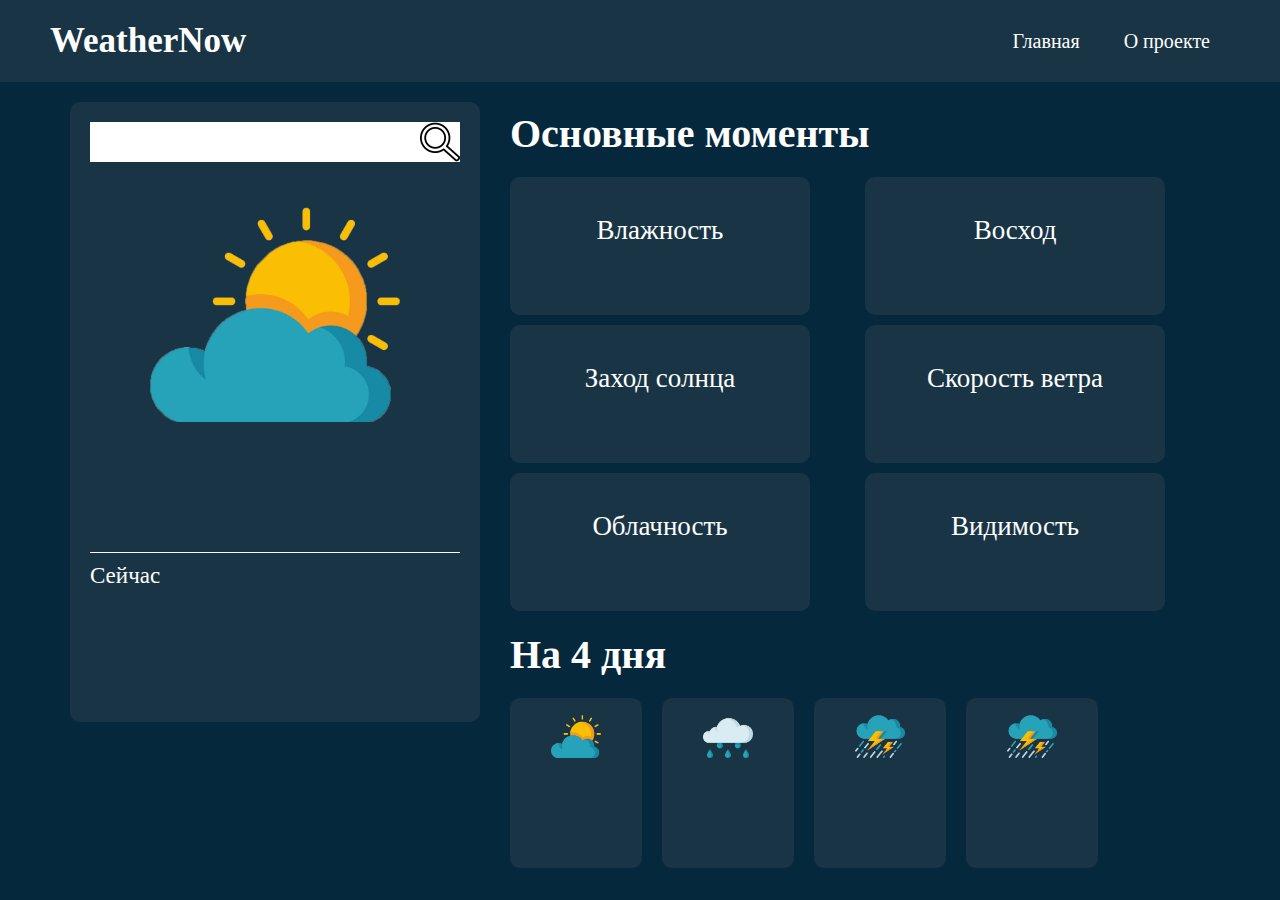
<file: index.html>
<!DOCTYPE html>
<html lang="ru">
<head>
    <meta charset="UTF-8">
    <meta name="viewport" content="width=device-width, initial-scale=1.0">
    <link rel="stylesheet" href="style.css">
    <link rel="shortcut icon" href="img/облачно.png" type="image/x-icon">
    <link rel="stylesheet" href="media.css">
    <title>Главная</title>
</head>
<body>
    <div class="header">
        <h1>WeatherNow</h1>
        <nav>
            <a href="index.html">Главная</a>
            <a href="about.html">О проекте</a>
        </nav>
    </div>
    <div class="main">
        <div class="location">
            <div class="up_weather">
                <div class="input">
                    <input type="search" id="input_search">
                    <img src="img/search.webp" alt="поиск" onclick="Get_weather()">
                </div>
                <p class="main_img"><img src="img/облачно.png" alt="значок" id="icon_main"></p>
                <h2 id="temperature"></h2>
                <p id="description"></p>
            </div>
            <div class="down_weather">
                <p>Сейчас</p>
                <p id="city_name"></p>
            </div>
        </div>
        <div class="hourly-forecast">
            <h2>Основные моменты</h2>
            <div class="moments">
                <div class="item">
                    <p class="name">Влажность</p>
                    <p class="value" id="humidity"></p>
                </div>
                <div class="item">
                    <p class="name">Восход</p>
                    <p class="value" id="sunrise"></p>
                </div>
                <div class="item">
                    <p class="name">Заход солнца</p>
                    <p class="value" id="sunset"></p>
                </div>
                <div class="item">
                    <p class="name">Скорость ветра</p>
                    <p class="value" id="speed"></p>
                </div>
                <div class="item">
                    <p class="name">Облачность</p>
                    <p class="value" id="clouds-all"></p>
                </div>
                <div class="item">
                    <p class="name">Видимость</p>
                    <p class="value" id="visibility"></p>
                </div>
            </div>
            <div class="on_week">
                <h2>На 4 дня</h2>
                <div class="days" id="days">
                    <div class="day">
                        <p class="date" id="date1"></p>
                        <p class="icon"><img src="img/облачно.png" alt="" id="icon1"></p>
                        <p class="temp" id="temp1"></p>
                    </div>
                    <div class="day">
                        <p class="date" id="date2"></p>
                        <p class="icon"><img src="img/дождливо.png" alt="" id="icon2"></p>
                        <p class="temp" id="temp2"></p>
                    </div>
                    <div class="day">
                        <p class="date" id="date3"></p>
                        <p class="icon"><img src="img/снег и гроза.png" alt="" id="icon3"></p>
                        <p class="temp" id="temp3"></p>
                    </div>
                    <div class="day">
                        <p class="date" id="date4"></p>
                        <p class="icon"><img src="img/снег и гроза.png" alt="" id="icon4"></p>
                        <p class="temp" id="temp4"></p>
                    </div>
                    <div class="day">
                        <p class="date" id="date5"></p>
                        <p class="icon"><img src="img/солнечно.png" alt="" id="icon5"></p>
                        <p class="temp" id="temp5"></p>
                    </div>
                    <div class="day">
                        <p class="date" id="date6"></p>
                        <p class="icon"><img src="img/облачно.png" alt="" id="icon6"></p>
                        <p class="temp" id="temp6"></p>
                    </div>
                    <div class="day">
                        <p class="date" id="date7"></p>
                        <p class="icon"><img src="img/дождливо.png" alt="" id="icon7"></p>
                        <p class="temp" id="temp7"></p>
                    </div>
                    <div class="day">
                        <p class="date" id="date8"></p>
                        <p class="icon"><img src="img/снег и гроза.png" alt="" id="icon8"></p>
                        <p class="temp" id="temp8"></p>
                    </div>
                    <div class="day">
                        <p class="date" id="date9"></p>
                        <p class="icon"><img src="img/снег и гроза.png" alt="" id="icon9"></p>
                        <p class="temp" id="temp9"></p>
                    </div>
                    <div class="day">
                        <p class="date" id="date10"></p>
                        <p class="icon"><img src="img/солнечно.png" alt="" id="icon10"></p>
                        <p class="temp" id="temp10"></p>
                    </div>
                    <div class="day">
                        <p class="date" id="date11"></p>
                        <p class="icon"><img src="img/облачно.png" alt="" id="icon11"></p>
                        <p class="temp" id="temp11"></p>
                    </div>
                    <div class="day">
                        <p class="date" id="date12"></p>
                        <p class="icon"><img src="img/дождливо.png" alt="" id="icon12"></p>
                        <p class="temp" id="temp12"></p>
                    </div>
                    <div class="day">
                        <p class="date" id="date13"></p>
                        <p class="icon"><img src="img/снег и гроза.png" alt="" id="icon13"></p>
                        <p class="temp" id="temp13"></p>
                    </div>
                    <div class="day">
                        <p class="date" id="date14"></p>
                        <p class="icon"><img src="img/снег и гроза.png" alt="" id="icon14"></p>
                        <p class="temp" id="temp14"></p>
                    </div>
                    <div class="day">
                        <p class="date" id="date15"></p>
                        <p class="icon"><img src="img/солнечно.png" alt="" id="icon15"></p>
                        <p class="temp" id="temp15"></p>
                    </div>
                    <div class="day">
                        <p class="date" id="date16"></p>
                        <p class="icon"><img src="img/облачно.png" alt="" id="icon16"></p>
                        <p class="temp" id="temp16"></p>
                    </div>
                    <div class="day">
                        <p class="date" id="date17"></p>
                        <p class="icon"><img src="img/дождливо.png" alt="" id="icon17"></p>
                        <p class="temp" id="temp17"></p>
                    </div>
                    <div class="day">
                        <p class="date" id="date18"></p>
                        <p class="icon"><img src="img/снег и гроза.png" alt="" id="icon18"></p>
                        <p class="temp" id="temp18"></p>
                    </div>
                    <div class="day">
                        <p class="date" id="date19"></p>
                        <p class="icon"><img src="img/снег и гроза.png" alt="" id="icon19"></p>
                        <p class="temp" id="temp19"></p>
                    </div>
                    <div class="day">
                        <p class="date" id="date20"></p>
                        <p class="icon"><img src="img/солнечно.png" alt="" id="icon20"></p>
                        <p class="temp" id="temp20"></p>
                    </div>
                    <div class="day">
                        <p class="date" id="date21"></p>
                        <p class="icon"><img src="img/облачно.png" alt="" id="icon21"></p>
                        <p class="temp" id="temp21"></p>
                    </div>
                    <div class="day">
                        <p class="date" id="date22"></p>
                        <p class="icon"><img src="img/дождливо.png" alt="" id="icon22"></p>
                        <p class="temp" id="temp22"></p>
                    </div>
                    <div class="day">
                        <p class="date" id="date23"></p>
                        <p class="icon"><img src="img/снег и гроза.png" alt="" id="icon23"></p>
                        <p class="temp" id="temp23"></p>
                    </div>
                    <div class="day">
                        <p class="date" id="date24"></p>
                        <p class="icon"><img src="img/снег и гроза.png" alt="" id="icon24"></p>
                        <p class="temp" id="temp24"></p>
                    </div>
                    <div class="day">
                        <p class="date" id="date25"></p>
                        <p class="icon"><img src="img/солнечно.png" alt="" id="icon25"></p>
                        <p class="temp" id="temp25"></p>
                    </div>
                    <div class="day">
                        <p class="date" id="date26"></p>
                        <p class="icon"><img src="img/облачно.png" alt="" id="icon26"></p>
                        <p class="temp" id="temp26"></p>
                    </div>
                    <div class="day">
                        <p class="date" id="date27"></p>
                        <p class="icon"><img src="img/дождливо.png" alt="" id="icon27"></p>
                        <p class="temp" id="temp27"></p>
                    </div>
                    <div class="day">
                        <p class="date" id="date28"></p>
                        <p class="icon"><img src="img/снег и гроза.png" alt="" id="icon28"></p>
                        <p class="temp" id="temp28"></p>
                    </div>
                    <div class="day">
                        <p class="date" id="date29"></p>
                        <p class="icon"><img src="img/снег и гроза.png" alt="" id="icon29"></p>
                        <p class="temp" id="temp29"></p>
                    </div>
                    <div class="day">
                        <p class="date" id="date30"></p>
                        <p class="icon"><img src="img/солнечно.png" alt="" id="icon30"></p>
                        <p class="temp" id="temp30"></p>
                    </div>
                </div>
            </div>
        </div>
    </div>
    

    <script src="script.js"></script>
</body>
</html>
</file>
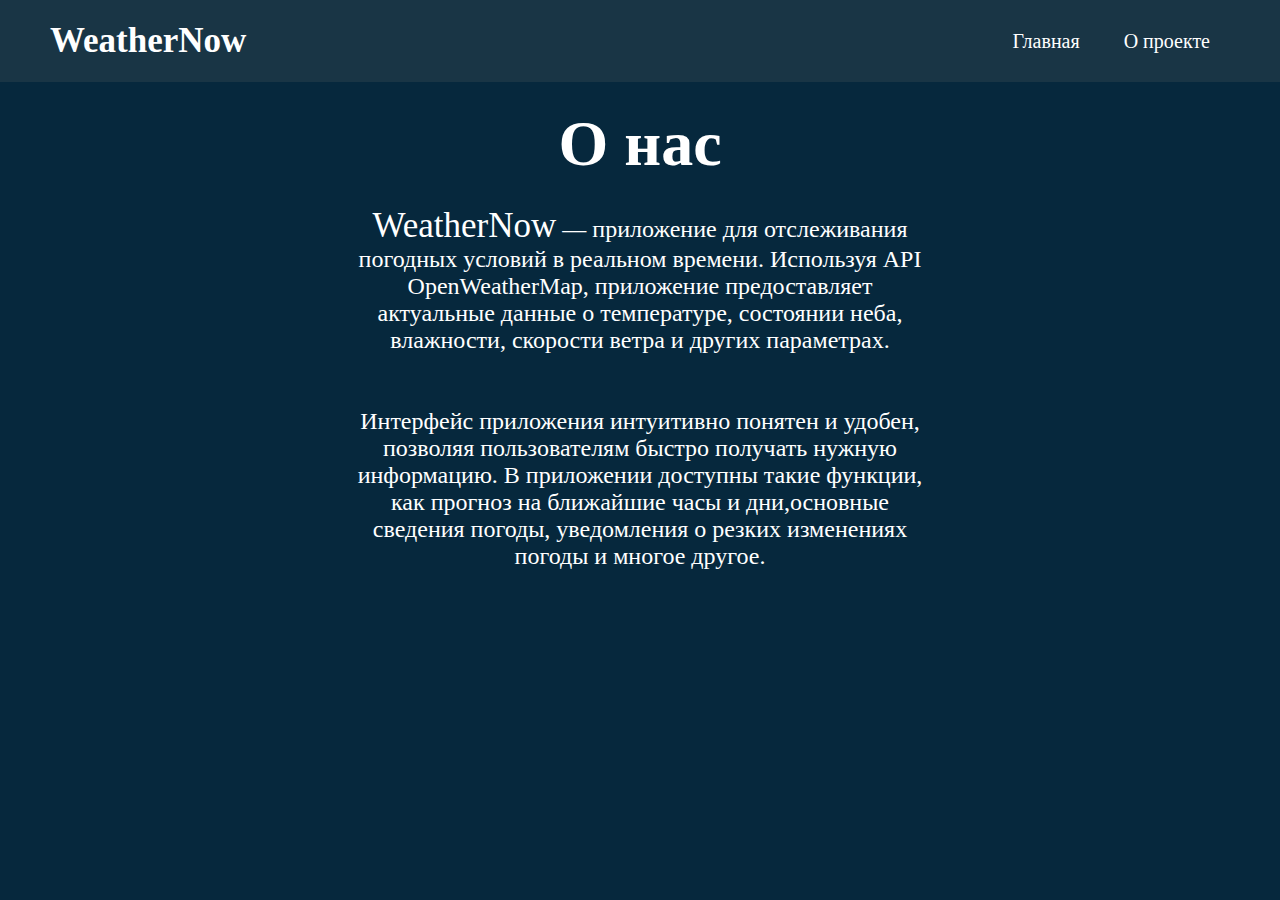
<file: about.html>
<!DOCTYPE html>
<html lang="ru">
<head>
    <meta charset="UTF-8">
    <meta name="viewport" content="width=device-width, initial-scale=1.0">
    <link rel="stylesheet" href="style.css">
    <link rel="stylesheet" href="about.css">
    <link rel="shortcut icon" href="img/облачно.png" type="image/x-icon">
    <link rel="stylesheet" href="media.css">
    <title>О нас</title>
</head>
<body>
    <div class="header">
        <h1>WeatherNow</h1>
        <nav>
            <a href="index.html">Главная</a>
            <a href="about.html">О проекте</a>
        </nav>
    </div>
    <div class="about">
        <h1>О нас</h1>
        <p><span style="font-size: 35px;">WeatherNow</span> — приложение для отслеживания <br> погодных условий в реальном времени. Используя API <br> OpenWeatherMap, приложение предоставляет <br> актуальные данные о температуре, состоянии неба, <br> влажности, скорости ветра и других параметрах. <br>
        <br><br>
        Интерфейс приложения интуитивно понятен и удобен, <br> позволяя пользователям быстро получать нужную <br> информацию. В приложении доступны такие функции, <br> как прогноз на ближайшие часы и дни,основные <br> сведения погоды, уведомления о резких изменениях <br> погоды и многое другое.</p>
    </div>
    

    <script src="script.js"></script>
</body>
</html>
</file>
<file: style.css>
* {
    margin: 0;
    padding: 0;
}

body {
    background-color: #06283D;
}

.header {
    background-color: rgba(104, 104, 104, 0.2); 
    padding: 0px 50px;
    justify-content: space-between;
    display: flex;
    align-items: center;
    height: 82px;
}

.header h1 {
    color: white;
    font-size: 35px;
}

.header nav a {
    text-decoration: none;
    font-size: 20px;
    color: white;
    margin: 0px 20px;
}

.header a {
    text-decoration: none;
    font-size: 25px;
    color: white; 
}

.main {
    justify-content: center;
    display: flex;
    align-items: center;
    margin: 20px 50px;
    gap: 30px;
}

.main .location {
    background-color: rgba(104, 104, 104, 0.2); 
    height: 580px;
    border-radius: 10px;
    width: 370px;
    padding: 20px;
}

.main .location .up_weather {
    border-bottom: 1px solid white;
    height: 430px;
}

.main .location .up_weather .input {
    display: flex;
    align-items: center;
    justify-content: center;
    background-color: white;
}

.main .location .up_weather .input input {
    border: none;
    height: 40px;
    width: 350px;
    font-size: 23px;
}

.main .location .up_weather .input img {
    height: 40px;
    width: 40px;
}

.main .location .up_weather .main_img {
    text-align: center;
}

.main .location .up_weather .main_img img {
    height: 250px;
    width: 250px;
}

.main .location .up_weather h2{
    margin: 10px 0px;
    font-size: 50px;
    color: white;
}

.main .location .up_weather p {
    margin: 10px 0px;
    color: white;
    font-size: 25px;
}

.main .location .down_weather p{
    margin: 10px 0px;
    color: white;
    font-size: 23px;
}

.main .hourly-forecast {
    height: 605px;
    width: 1000px;
}

.main .hourly-forecast h2{
    font-size: 40px;
    color: white;
    margin-bottom: 20px;
}

.main .hourly-forecast .moments {
    display: grid;
    grid-template-columns: 1fr 1fr 1fr;
    gap: 10px;
}

.main .hourly-forecast .moments .item {
    height: 100px;
    width: 300px;
    border-radius: 10px;
    padding-top: 38px;
    background-color: rgba(104, 104, 104, 0.2); 
}


.main .hourly-forecast .moments .name, .value {
    font-size: 27px;
    color: white;
    text-align: center;
}

.main .on_week .days {
    display: flex;
    align-items: center;
    overflow: auto;
    width: 970px;
}

.main .on_week .days .day {
    background-color: rgba(104, 104, 104, 0.2);
    height: 170px;
    min-width: 132px;
    margin-right: 20px;
    border-radius: 10px;
}

.main .on_week .days .date {
    font-size: 20px;
    color: white;
    margin-top: 10px;
    text-align: center;
}

.main .on_week .days .icon {
    margin-top: 10px;
    text-align: center;
}

.main .on_week .days .temp {
    font-size: 20px;
    text-align: center;
    color: white;
    font-weight: bold;
    margin-top: 10px;
}

.main .on_week .days .day .icon img {
    height: 50px;
    width: 50px;
}
</file>
<file: media.css>
@media (max-width: 1300px) {
    .main .hourly-forecast {
        width: 700px;
    }

    .main .hourly-forecast .moments {
        grid-template-columns: 1fr 1fr;
    }

    .main .on_week {
        margin: 20px 0px;
    }

    .main .on_week .days {
        width: 600px;
    }

}

@media (max-width: 1060px) {
    .main .hourly-forecast .moments {
        grid-template-columns: 1fr;
    }

    .main .on_week .days {
        width: 450px;
    }
}

@media (max-width: 898px) {
    body{
        width: 100%;
    }

    .header {
        display: block;
        text-align: center;
        height: 100px;
        padding: 5px;
    } 

    .header nav {
        margin: 20px 0px;
    }

    .main {
        display: block;
        margin: 20px 0px;
    }

    .main .location {
        margin: 10px auto;
    }

    .main .hourly-forecast {
        width: 370px;  
        margin: auto;
    }

    .main .hourly-forecast h2 {
        text-align: center;
    }

    .main .hourly-forecast .moments .item{
        margin: auto;
    }

    .main .on_week {
        margin: auto;
    }

    .main .on_week .days {
        width: 370px;
        margin: auto;
    }
}

@media (max-width: 427px){
    .main .location {
        height: 550px;
        width: 320px;
    }
}

@media (max-width: 379px){
    .main .location {
        height: 530px;
        width: 250px;
    }

    .main .location .up_weather {
        height: 450px;
    }

    .main .hourly-forecast {
        width: 250px;
    }

    .main .hourly-forecast .moments .item{
        width: 230px;
    }

    .main .location .up_weather .input input {
        width: 230px;
    }

    .main .on_week .days {
        width: 250px;
    }
}
</file>
<file: about.css>
.about h1 {
    margin: 25px;
    font-size: 64px;
    color: white;
    text-align: center;
}

.about p {
    font-size: 24px;
    color: white;
    text-align: center;
}
</file>
